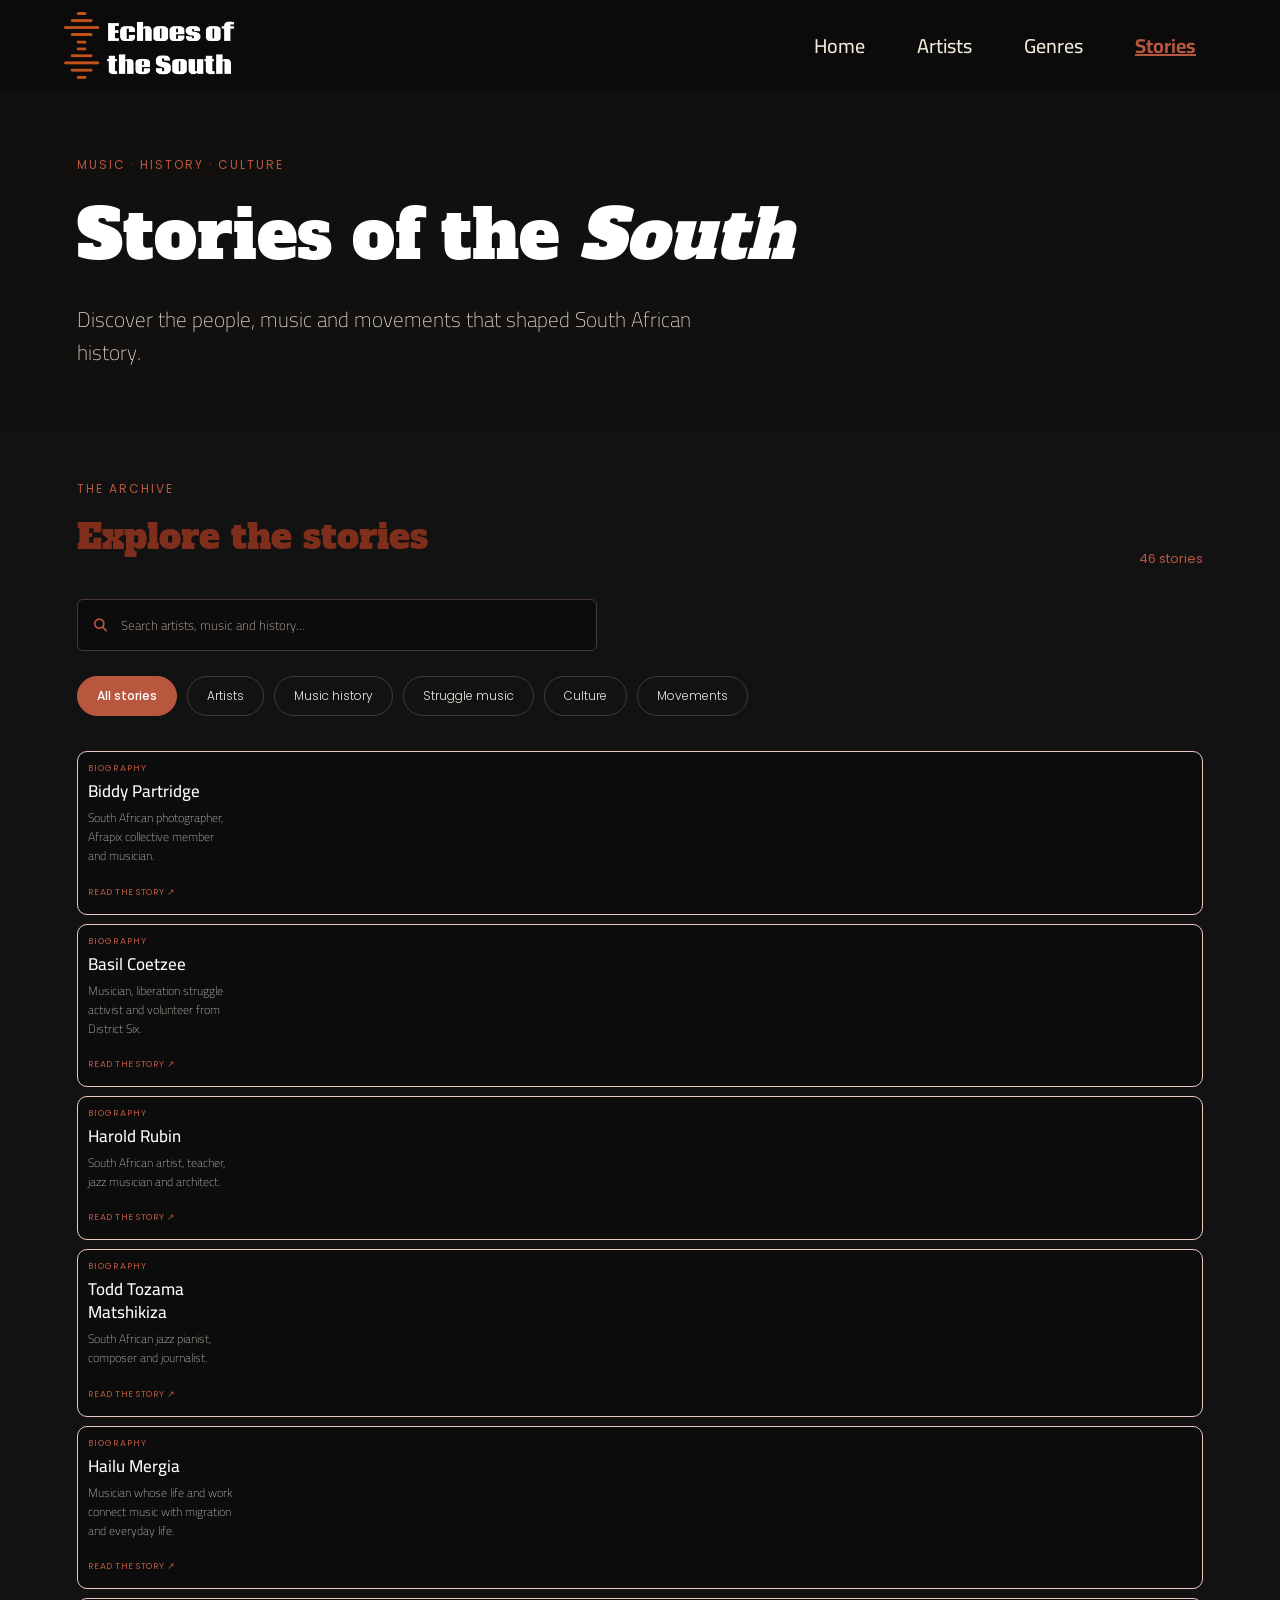
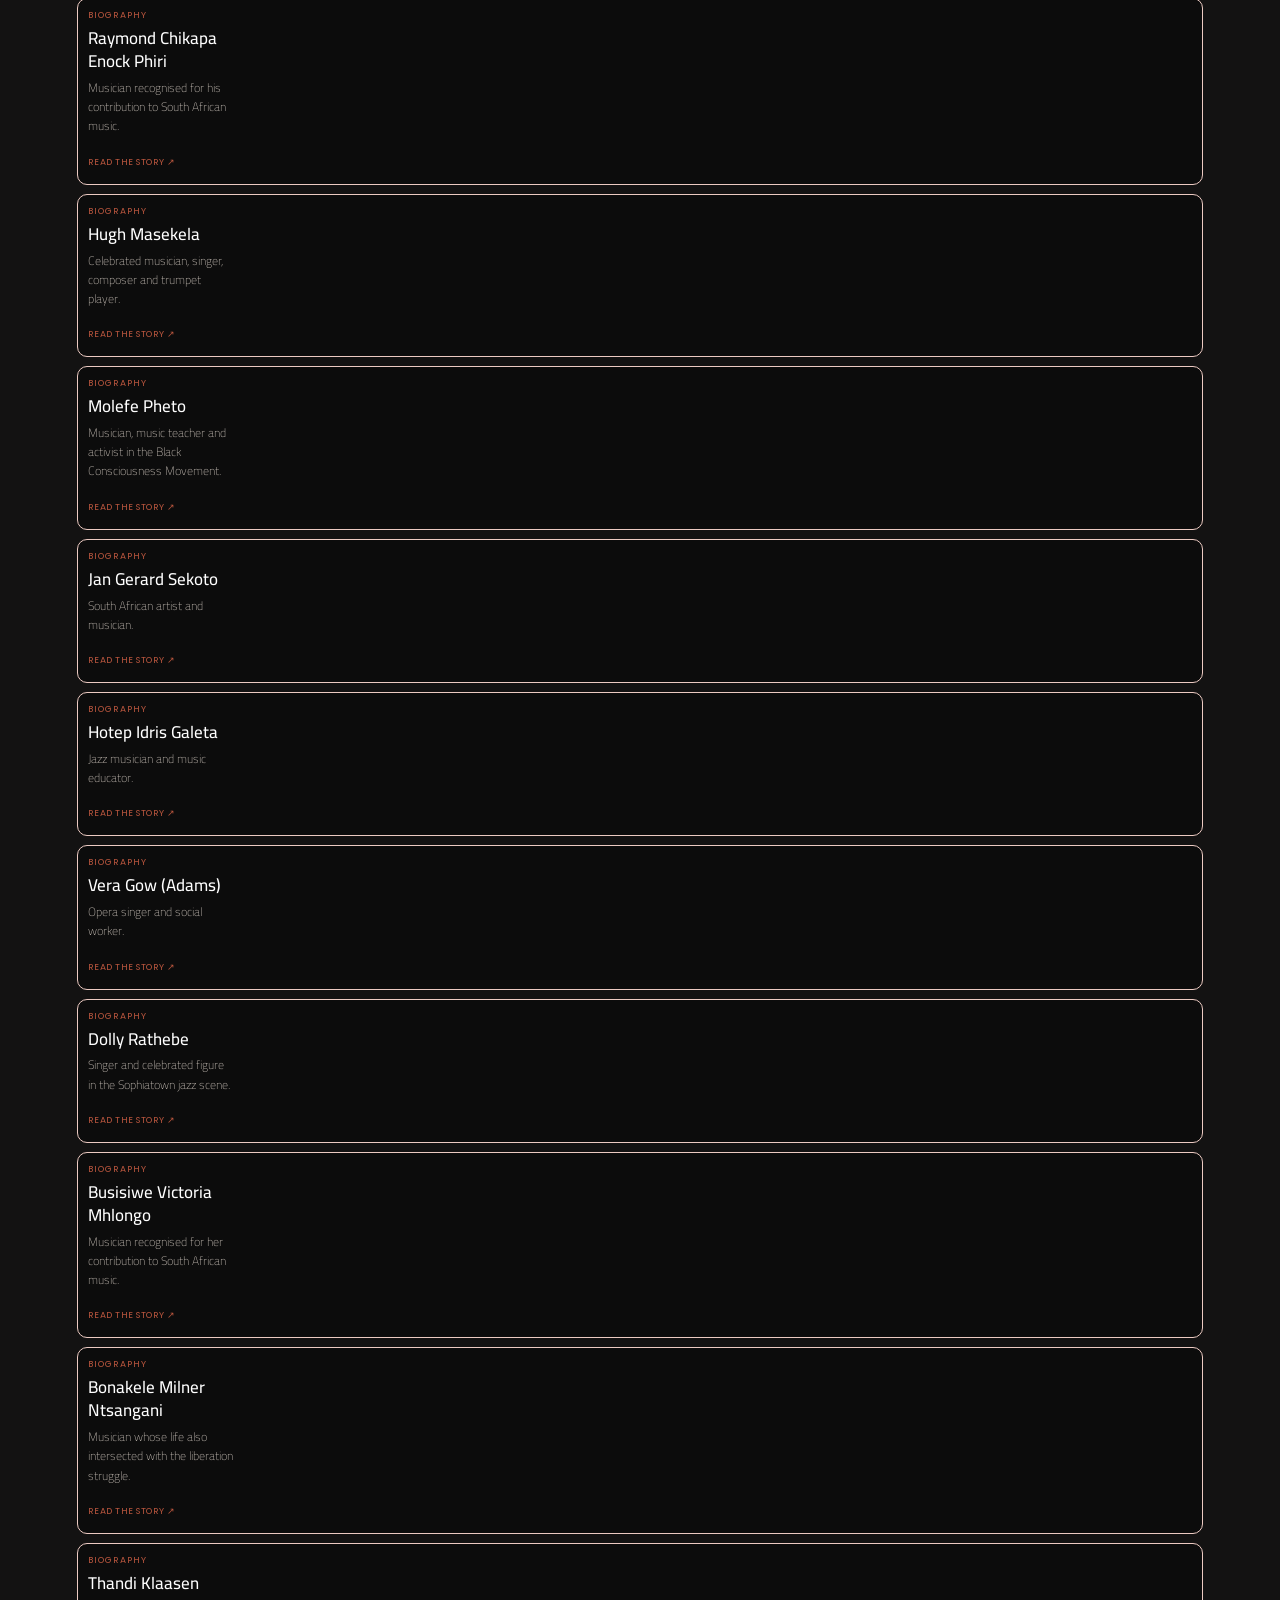
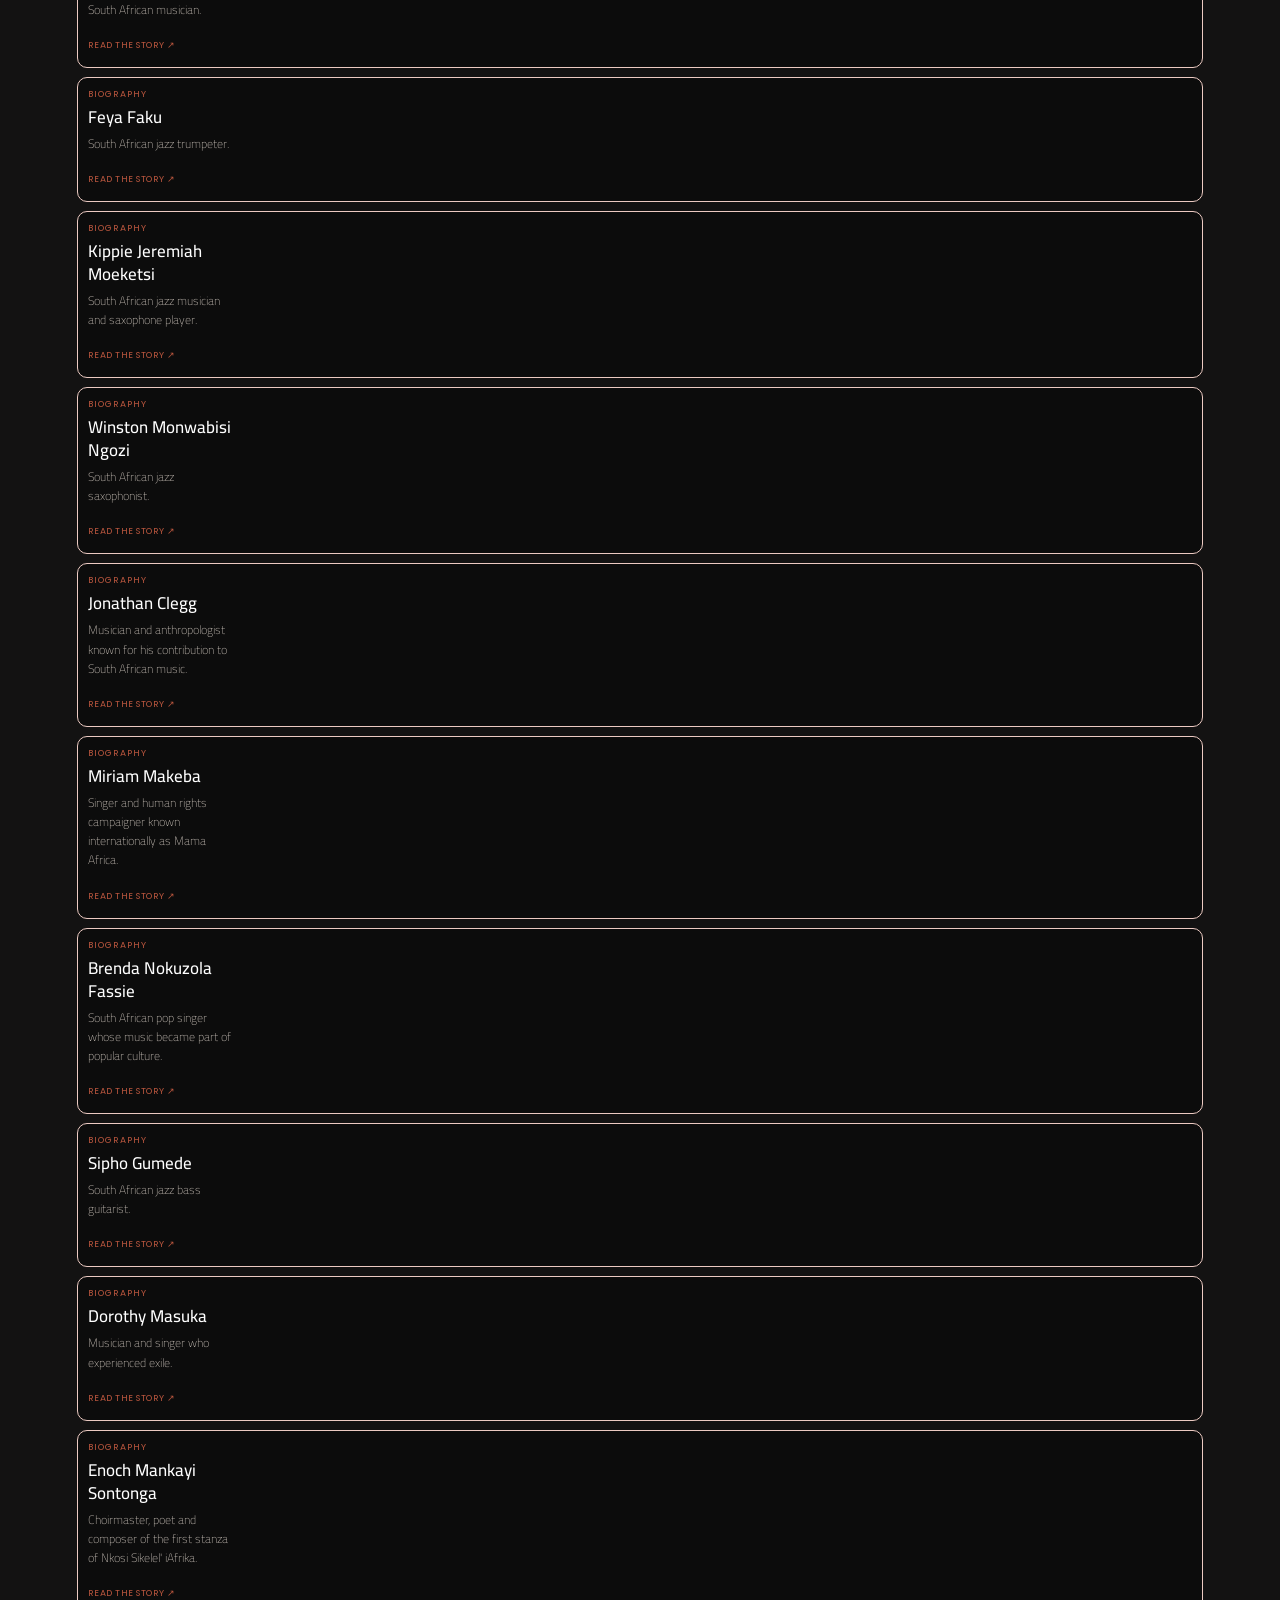
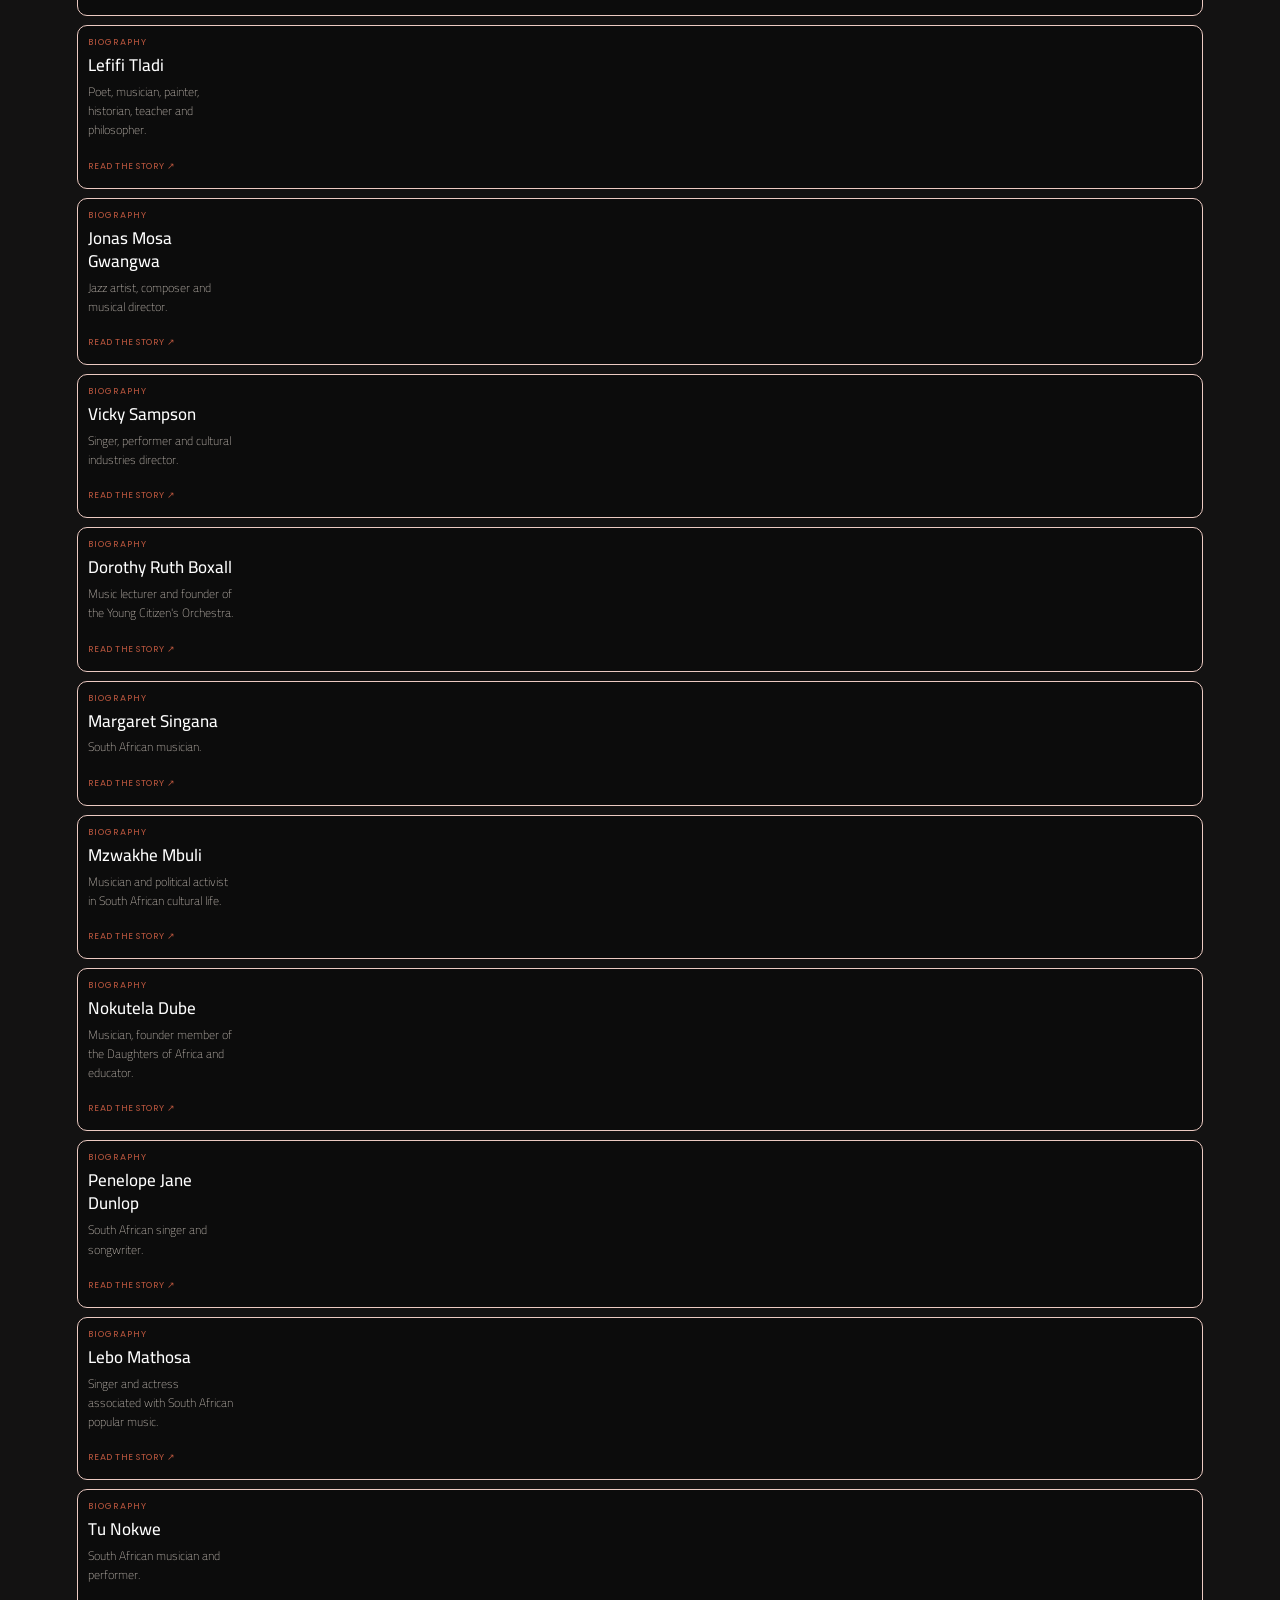
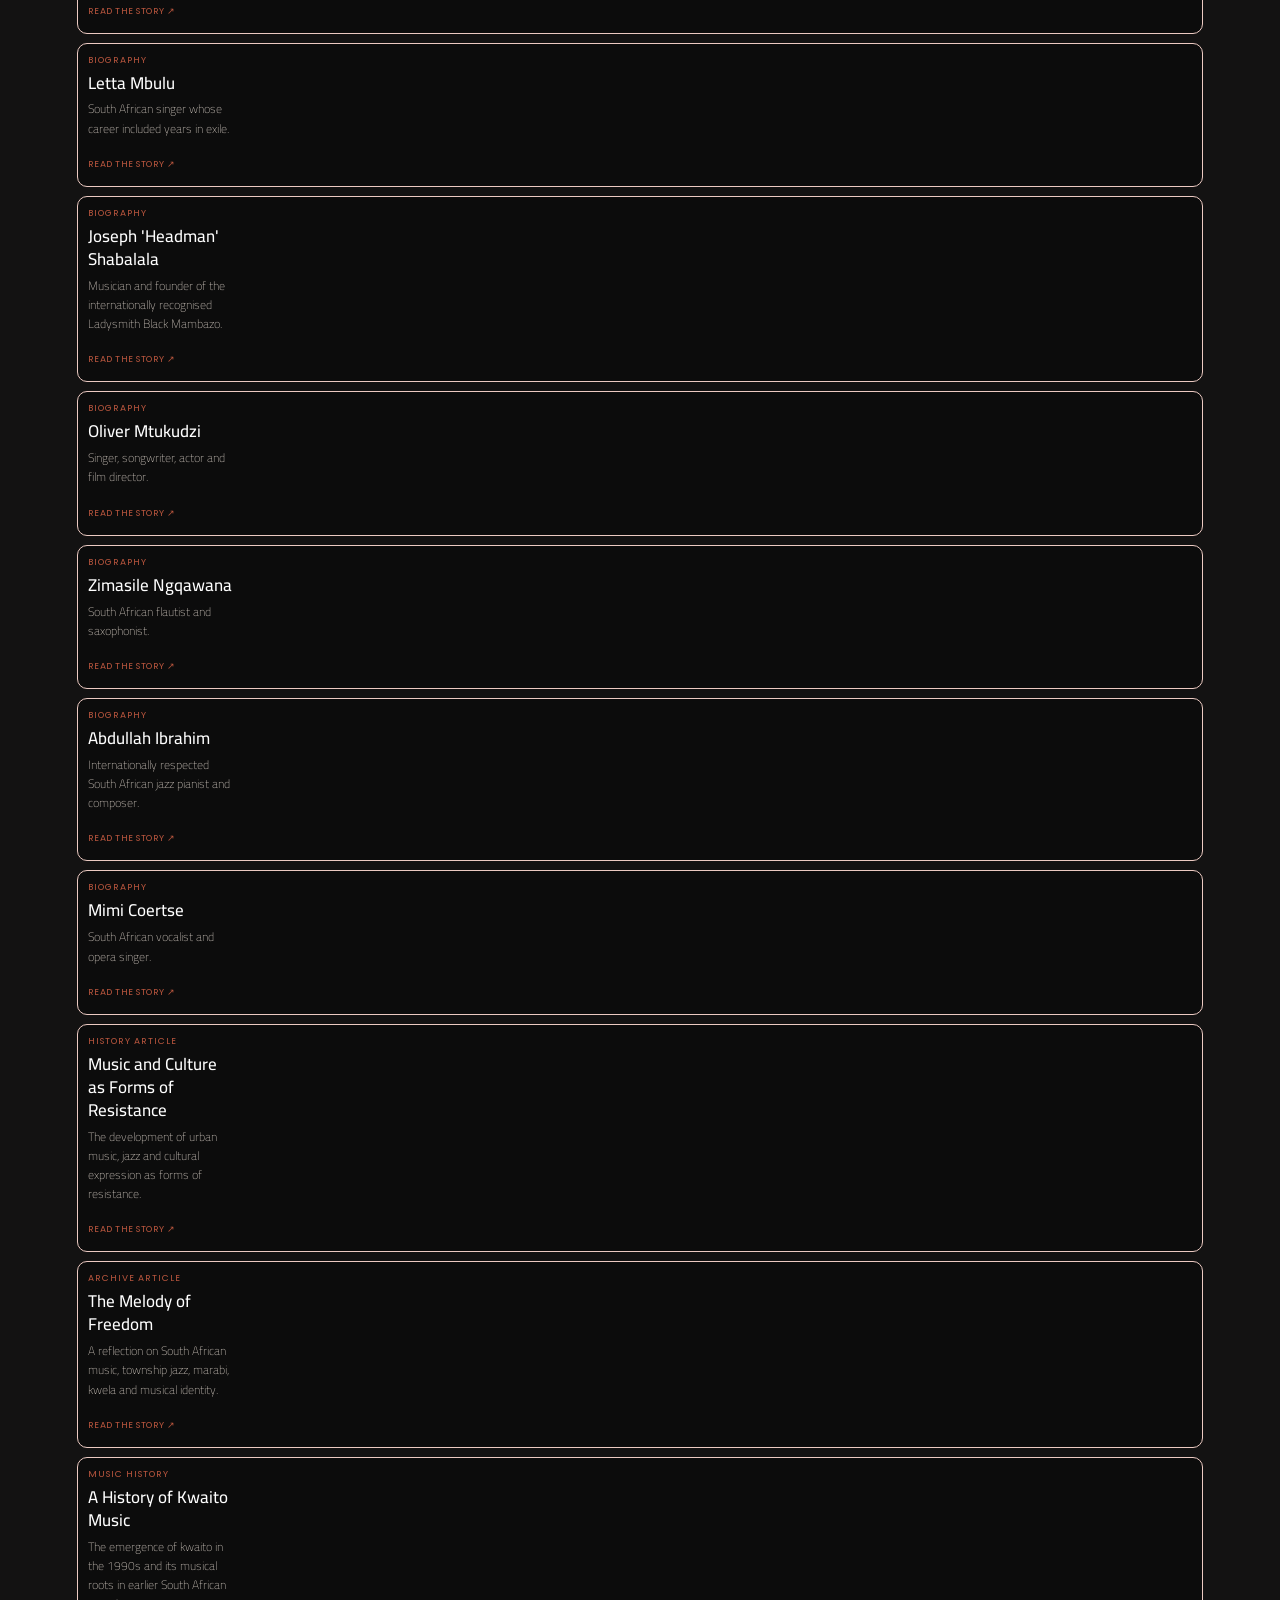
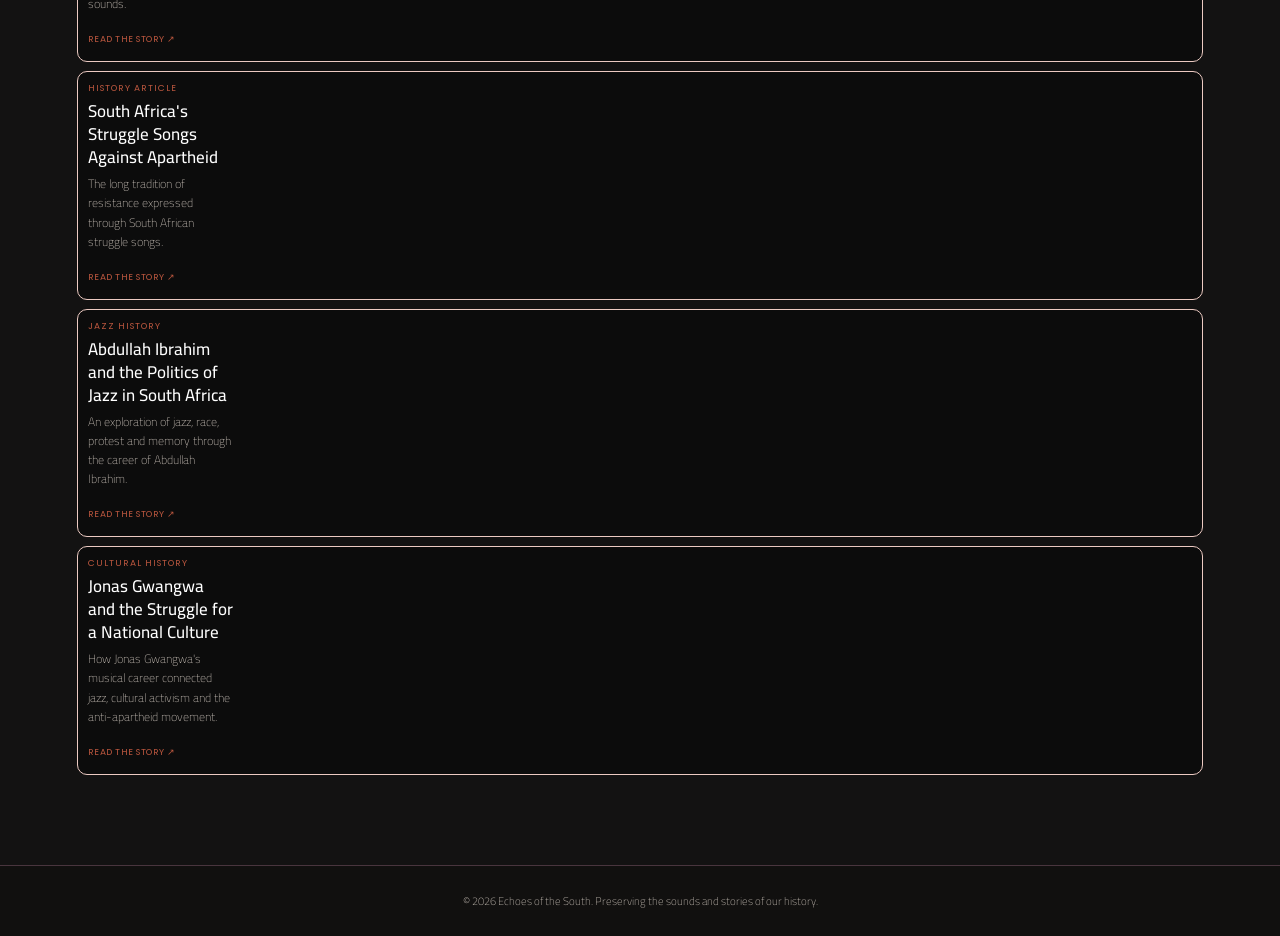
<file: Html/Stories.html>
<!DOCTYPE html>
<html lang="en">

<head>
    <meta charset="UTF-8">
    <meta name="viewport" content="width=device-width, initial-scale=1.0">

    <title>Stories | Echoes of the South</title>

    <!-- GOOGLE FONTS -->
    <link rel="preconnect" href="https://fonts.googleapis.com">
    <link rel="preconnect" href="https://fonts.gstatic.com" crossorigin>

    <link href="https://fonts.googleapis.com/css2?family=Alfa+Slab+One&family=Anton&family=Coda:wght@400;800&family=Poppins:wght@300;400;500;600;700&display=swap" rel="stylesheet">

    <link href="https://fonts.googleapis.com/css2?family=Cairo:wght@200..900&display=swap" rel="stylesheet">

    <link href="https://fonts.googleapis.com/css2?family=Playfair+Display:ital,wght@0,400..900;1,400..900&display=swap" rel="stylesheet">

    <!-- Main navigation styles -->
    <link rel="stylesheet" href="../css/nav.css">

    <!-- Experimental stories styles -->
    <link rel="stylesheet" href="../css/stories.css">

     <!-- Scripts -->
    <script src="../js/stories.js" defer></script>
    <script src="../js/nav.js" defer></script>

    <!-- Icons -->
    <link rel="stylesheet" href="https://cdnjs.cloudflare.com/ajax/libs/font-awesome/6.5.0/css/all.min.css">
</head>

<body>

    
<!--============================================================NAVIGATION BAR=================================================-->
<div id="navigation-container"></div>


  
    <main>

        <section class="extra-intro">

            <div class="extra-heading">

                <span class="section-eyebrow">
                    MUSIC · HISTORY · CULTURE
                </span>

                <h1 class="typing-heading">Stories of the <em>South</em></h1>

                <p>
                    Discover the people, music and movements
                    that shaped South African history.
                </p>

            </div>

        </section>


        <!-- Story collection -->
        <section class="extra-explorer">

            <div class="extra-section-heading">

                <div>
                    <span class="section-eyebrow">THE ARCHIVE</span>
                    <h2>Explore the stories</h2>
                </div>

                <p id="storyCount">Loading stories...</p>

            </div>


            <!-- Search -->
            <div class="extra-search">

                <i class="fas fa-search" aria-hidden="true"></i>

                <input
                    type="search"
                    id="extraSearch"
                    placeholder="Search artists, music and history..."
                    aria-label="Search stories"
                >

            </div>


            <!-- Categories -->
            <div class="extra-filters" aria-label="Filter stories">

                <button class="extra-filter active"
                    data-category="all"
                    aria-pressed="true">
                    All stories
                </button>

                <button class="extra-filter"
                    data-category="artists"
                    aria-pressed="false">
                    Artists
                </button>

                <button class="extra-filter"
                    data-category="music"
                    aria-pressed="false">
                    Music history
                </button>

                <button class="extra-filter"
                    data-category="resistance"
                    aria-pressed="false">
                    Struggle music
                </button>

                <button class="extra-filter"
                    data-category="culture"
                    aria-pressed="false">
                    Culture
                </button>

                <button class="extra-filter"
                    data-category="movements"
                    aria-pressed="false">
                    Movements
                </button>

            </div>


            <!-- Loading -->
            <div class="extra-status" id="extraLoading">
                <i class="fas fa-spinner fa-spin"></i>
                <p>Discovering stories...</p>
            </div>


            <!-- Error -->
            <div class="extra-status" id="extraError" hidden>
                <p>Stories could not be loaded.</p>
                <button id="retryExtra">Try again</button>
            </div>


            <!-- Empty -->
            <div class="extra-status" id="extraEmpty" hidden>
                <p>No stories found. Try another search.</p>
            </div>


            <!-- Stories will be added here by JavaScript -->
            <div class="extra-grid" id="extraGrid"></div>

        </section>

    </main>


    <!-- Footer -->
    <footer class="site-footer">

        <p>
            © 2026 Echoes of the South.
            Preserving the sounds and stories of our history.
        </p>

    </footer>


   

</body>
</html>
</file>
<file: css/nav.css>
/* GLOBAL PAGE SETTINGS */
* {
    box-sizing: border-box;
}

html,
body {
    width: 100%;
    max-width: 100%;
    margin: 0;
    overflow-x: clip;
}

body {
    background-color: #0D0D0D;
    color: #F5EBDD;
}


/* =========================================
   ECHOES OF THE SOUTH - SHARED NAVIGATION
========================================= */

.site-navigation {
    width: 100%;
    position: relative;
    z-index: 1000;
    background: #0b0b0b;
    font-family: 'Cairo', sans-serif;
}

.navigation-bar {
    width: 100%;
    min-height: 85px;
    padding: 12px 5%;
    display: flex;
    align-items: center;
    justify-content: space-between;
    box-sizing: border-box;
}

/* LOGO */

.nav-logo {
    display: flex;
    align-items: center;
    text-decoration: none;
}

.nav-logo img {
    width: 180px;
    height: auto;
    display: block;
    object-fit: contain;
}

/* DESKTOP LINKS */

.nav-bar {
    display: flex;
    align-items: center;
    gap: 12px;
    list-style: none;
    margin: 0;
    padding: 0;
}

.nav-bar li {
    margin: 0;
    padding: 0;
}

.nav-bar a {
    display: block;
    padding: 10px 20px;
    color: #F5EBDD;
    text-decoration: none;
    font-size: 16px;
    font-weight: 500;
    border-radius: 9px;
    transition: background 0.3s ease, color 0.3s ease;
    font-size: 20px;
}

.nav-bar a:hover {
    color: #e9ad9e;
}

.nav-bar a.active{
    background: transparent;
    color: #B9563E;
    border-radius: 0;
    position: relative;
    text-decoration: underline;
    font-size: 20px;
    font-weight: bold;
}


/* HIDE MOBILE ELEMENTS ON DESKTOP */

.menu-toggle,
.mobile-menu {
    display: none;
}


/* =========================================
   MOBILE NAVIGATION
========================================= */

@media screen and (max-width: 768px) {

    .navigation-bar {
        min-height: 70px;
        padding: 10px 20px;
    }

    .nav-logo img {
        width: 145px;
    }

    /* Hide desktop links */

    .nav-bar {
        display: none;
    }

    /* Hamburger button */

    .menu-toggle {
        display: flex;
        flex-direction: column;
        justify-content: center;
        gap: 6px;
        width: 44px;
        height: 44px;
        padding: 9px;
        border: none;
        background: transparent;
        cursor: pointer;
    }

    .menu-toggle span {
        display: block;
        width: 26px;
        height: 2px;
        background: #F5EBDD;
        border-radius: 2px;
        transition: 0.3s ease;
    }

    /* Hamburger to close icon */

    .menu-toggle.open span:nth-child(1) {
        transform: translateY(8px) rotate(45deg);
    }

    .menu-toggle.open span:nth-child(2) {
        opacity: 0;
    }

    .menu-toggle.open span:nth-child(3) {
        transform: translateY(-8px) rotate(-45deg);
    }

    /* MOBILE MENU */

    .mobile-menu {
        display: none;
        flex-direction: column;
        width: 100%;
        padding: 12px 20px 25px;
        box-sizing: border-box;
        background: #0b0b0b;
        border-top: 1px solid #B9563E;
    }

    .mobile-menu.show {
        display: flex;
    }

    .mobile-menu a {
        display: block;
        padding: 15px 18px;
        color: #F5EBDD;
        text-decoration: none;
        font-size: 18px;
        font-weight: 500;
        border-bottom: 1px solid rgba(245, 235, 221, 0.12);
        border-radius: 0;
        transition: 0.3s ease;
    }

    .mobile-menu a:hover {
        color: #B9563E;
    }

    .mobile-menu a.active {
        background: #B9563E;
        color: #fff;
        border-radius: 9px;
        border-bottom: none;
        margin: 5px 0;
    }
}


/* =========================================
   SMALL MOBILE SCREENS
========================================= */

@media screen and (max-width: 380px) {

    .nav-logo img {
        width: 125px;
    }

    .navigation-bar {
        padding: 10px 15px;
    }

    .mobile-menu {
        padding-left: 15px;
        padding-right: 15px;
    }
}


/* Background blur when mobile menu is open */
.nav-overlay {
    position: fixed;
    inset: 0;
    background: rgba(0, 0, 0, 0.25);
    backdrop-filter: blur(7px);
    -webkit-backdrop-filter: blur(7px);
    opacity: 0;
    visibility: hidden;
    pointer-events: none;
    transition: opacity 0.3s ease, visibility 0.3s ease;
    z-index: 999;
}

.nav-overlay.active {
    opacity: 1;
    visibility: visible;
    pointer-events: auto;
}

/* Keep navbar above the overlay */
.site-navigation {
    position: relative;
    z-index: 1000;
}

/*hambueger menu stay in one place and not move*/
@media screen and (max-width: 768px) {

    .navigation-bar {
        position: relative;
    }

    .menu-toggle {
        position: fixed;
        top: 13px;
        right: 20px;
        z-index: 1002;
        background-color: #0D0D0D;
        border-radius: 8px;
    }

}
</file>
<file: css/stories.css>
* {
    box-sizing: border-box;
}

body {
    font-family: "Cairo", sans-serif;
    font-weight: 200;
    font-style: normal;
    background-color: #11100F;
    color: #F1E8DF;
    margin: 0;
}

/* ============================================================
   STORIES INTRODUCTION
============================================================ */

.extra-intro {
    padding: 65px 6% 55px;
    background-color: #11100F;
}

.extra-heading {
    max-width: 800px;
}

.section-eyebrow {
    display: block;
    color: #B9563E;
    font-family: "Poppins", sans-serif;
    font-size: 12px;
    font-weight: 400;
    letter-spacing: 2px;
    margin-bottom: 15px;
}

.extra-heading h1 {
    color: white;
    font-family: "Alfa Slab One", serif;
    font-size: clamp(42px, 6vw, 68px);
    font-weight: 400;
    margin: 0 0 12px;
}

.extra-heading p {
    color: #F1E8DF;
    font-family: "Cairo", sans-serif;
    font-size: 21px;
    font-weight: 200;
    line-height: 1.6;
    max-width: 650px;
    margin: 0;
}

/* ============================================================
   STORY EXPLORER
============================================================ */

.extra-explorer {
    padding: 55px 6% 90px;
    background-color: #131212;
}

.extra-section-heading {
    display: flex;
    justify-content: space-between;
    align-items: end;
    gap: 25px;
    margin-bottom: 30px;
}

.extra-section-heading h2 {
    color: #7E2E1B;
    font-family: "Alfa Slab One", serif;
    font-size: 35px;
    font-weight: 400;
    margin: 0 0 8px;
}

#storyCount {
    color: #B9563E;
    font-family: "Poppins", sans-serif;
    font-size: 13px;
    font-weight: 400;
    white-space: nowrap;
    margin: 0;
}

/* ============================================================
   SEARCH
============================================================ */

.extra-search {
    display: flex;
    align-items: center;
    gap: 12px;
    width: 100%;
    max-width: 520px;
    margin-bottom: 25px;
    padding: 12px 16px;
    border: 1px solid #49353E;
    border-radius: 6px;
    background-color: #0C0C0C;
    transition: border-color 0.3s ease;
}

.extra-search:focus-within {
    border-color: #B9563E;
}

.extra-search i {
    color: #B9563E;
    font-size: 13px;
}

.extra-search input {
    width: 100%;
    border: none;
    outline: none;
    background: transparent;
    color: #F1E8DF;
    font-family: "Cairo", sans-serif;
    font-size: 13px;
    font-weight: 300;
}

.extra-search input::placeholder {
    color: #A99B91;
}

/* ============================================================
   STORY FILTERS
============================================================ */

.extra-filters {
    display: flex;
    align-items: center;
    flex-wrap: wrap;
    gap: 10px;
    margin-bottom: 35px;
}

.extra-filter {
    padding: 10px 19px;
    border: 1px solid #49353E;
    border-radius: 20px;
    background-color: transparent;
    color: #F1E8DF;
    font-family: "Poppins", sans-serif;
    font-size: 12px;
    font-weight: 300;
    cursor: pointer;
    transition:
        background-color 0.3s ease,
        color 0.3s ease,
        border-color 0.3s ease;
}

.extra-filter:hover {
    border-color: #B9563E;
    color: #B9563E;
}

.extra-filter.active {
    background-color: #B9563E;
    border-color: #B9563E;
    color: white;
    font-weight: 500;
}

/* ============================================================
   STORIES GRID
============================================================ */

.extra-grid {
    display: grid;
    grid-template-columns: 1fr;
    gap: 9px;
    width: 100%;
    align-items: start;
}

/* ============================================================
   STORY CARDS
============================================================ */

.extra-card {
    display: grid;
    grid-template-columns: 145px minmax(0, 1fr);
    align-items: center;
    gap: 18px;

    min-width: 0;
    min-height: 110px;
    padding: 10px;

    overflow: hidden;

    color: inherit;
    text-decoration: none;

    background-color: #0C0C0C;
    border: 1px solid #ECCAC2;
    border-radius: 10px;

    transition:
        transform 0.3s ease,
        border-color 0.3s ease;
}

.extra-card:hover {
    transform: translateY(-3px);
    border-color: #B9563E;
}

/* Story image */

.extra-card-image {
    position: relative;
    width: 100%;
    height: 90px;
    overflow: hidden;
    background-color: #201C19;
    border-radius: 5px;
}

.extra-card-image img {
    display: block;
    width: 100%;
    height: 100%;
    object-fit: cover;
    object-position: center top;
    filter: grayscale(100%);
    transition:
        transform 0.4s ease,
        filter 0.4s ease;
}

.extra-card:hover .extra-card-image img {
    transform: scale(1.05);
    filter: grayscale(0%);
}

.extra-card-image::after {
    content: "";
    position: absolute;
    inset: 0;
    background: linear-gradient(
        to top,
        rgba(0, 0, 0, 0.35),
        transparent 55%
    );
    pointer-events: none;
}

/* Story information */

.extra-card-content {
    min-width: 0;
}

.extra-card-category {
    display: block;
    margin-bottom: 5px;
    color: #B9563E;
    font-family: "Poppins", sans-serif;
    font-size: 9px;
    font-weight: 400;
    letter-spacing: 1px;
}

.extra-card-content h3 {
    color: white;
    font-family: "Cairo", sans-serif;
    font-size: 17px;
    font-weight: 500;
    line-height: 1.35;
    margin: 0 0 5px;
    transition: color 0.3s ease;
}

.extra-card:hover .extra-card-content h3 {
    color: #E17B48;
}

.extra-card-content p {
    color: #D5CCC3;
    font-family: "Cairo", sans-serif;
    font-size: 12px;
    font-weight: 200;
    line-height: 1.6;
    margin: 0 0 8px;
}

.extra-card-link {
    display: inline-block;
    color: #B9563E;
    font-family: "Poppins", sans-serif;
    font-size: 9px;
    font-weight: 400;
    letter-spacing: 0.5px;
    transition: color 0.3s ease;
}

.extra-card:hover .extra-card-link {
    color: #E17B48;
}

/* Keyboard accessibility */

.extra-card:focus-visible {
    outline: 2px solid #B9563E;
    outline-offset: 4px;
}

/* ============================================================
   LOADING, ERROR AND EMPTY STATES
============================================================ */

.extra-status {
    padding: 55px 20px;
    text-align: center;
    color: #F1E8DF;
    font-size: 14px;
}

.extra-status i {
    color: #B9563E;
    margin-bottom: 12px;
}

.extra-status p {
    color: #D5CCC3;
    font-size: 13px;
}

.extra-status button {
    padding: 11px 22px;
    background-color: #B9563E;
    color: white;
    border: none;
    border-radius: 5px;
    font-family: "Poppins", sans-serif;
    font-size: 12px;
    cursor: pointer;
    transition: background-color 0.3s ease;
}

.extra-status button:hover {
    background-color: #7E2E1B;
}

[hidden] {
    display: none !important;
}

/* ============================================================
   FOOTER
============================================================ */

.site-footer {
    padding: 25px 20px;
    border-top: 1px solid #49353E;
    background-color: #11100F;
    text-align: center;
}

.site-footer p {
    color: #D5CCC3;
    font-size: 11px;
    margin: 0;
}

/* ============================================================
   ABLET RESPONSIVENESS
============================================================ */

@media (max-width: 1000px) {

    .extra-card {
        grid-template-columns: 130px minmax(0, 1fr);
    }

    .extra-card-image {
        height: 90px;
    }
}

/* ============================================================
   MOBILE RESPONSIVENESS
============================================================ */

@media (max-width: 700px) {

    .extra-intro {
        padding: 50px 5% 40px;
    }

    .extra-heading h1 {
        font-size: 45px;
    }

    .extra-heading p {
        font-size: 17px;
    }

    .extra-explorer {
        padding: 40px 5% 65px;
    }

    .extra-section-heading {
        align-items: flex-start;
        flex-direction: column;
        gap: 10px;
    }

    .extra-section-heading h2 {
        font-size: 29px;
    }

    .extra-filters {
        flex-wrap: nowrap;
        overflow-x: auto;
        padding-bottom: 12px;
        scrollbar-width: thin;
        scrollbar-color: #B9563E #201C19;
    }

    .extra-filter {
        flex-shrink: 0;
        white-space: nowrap;
    }

    .extra-card {
        grid-template-columns: 105px minmax(0, 1fr);
        gap: 12px;
        min-height: 95px;
        padding: 8px;
    }

    .extra-card-image {
        height: 78px;
    }

    .extra-card-content h3 {
        font-size: 14px;
    }

    .extra-card-content p {
        font-size: 11px;
    }
}

/* ============================================================
   SMALL MOBILE SCREENS
============================================================ */

@media (max-width: 420px) {

    .extra-heading h1 {
        font-size: 38px;
    }

    .extra-section-heading h2 {
        font-size: 25px;
    }

    .extra-card {
        grid-template-columns: 85px minmax(0, 1fr);
        gap: 10px;
        min-height: 85px;
        padding: 7px;
    }

    .extra-card-image {
        height: 70px;
    }

    .extra-card-category {
        font-size: 8px;
    }

    .extra-card-content h3 {
        font-size: 12px;
    }

    .extra-card-content p {
        font-size: 10px;
        line-height: 1.45;
    }

    .extra-card-link {
        font-size: 8px;
    }
}




/* EXPLORE GENRES TYPEWRITER EFFECT */

.extra-heading h1 {
    display: inline-block;
    width: 0;
    overflow: hidden;
    white-space: nowrap;
    border-right: 2px solid #B9563E;
    animation:
        typing 2.5s steps(18, end) forwards,
        removeCursor 0s 2.5s forwards;
}

@keyframes typing {
    from {
        width: 0;
    }
    to {
        width: 18ch;
    }
}

@keyframes removeCursor {
    to {
        border-right-color: transparent;
    }
}

@media (prefers-reduced-motion: reduce) {
    .genre-hero h1 {
        width: auto;
        animation: none;
        border: none;
    }
}

#extraGrid {
    scroll-margin-top: 100px;
}



@media (max-width: 768px) {
    .extra-heading h1 {
        font-size: 30px;
        max-width: 100%;
    }
}

@media (max-width: 480px) {
    .extra-heading h1 {
        font-size: 30px;
        letter-spacing: 0;
        border-right-width: 1px;
    }
}
</file>
